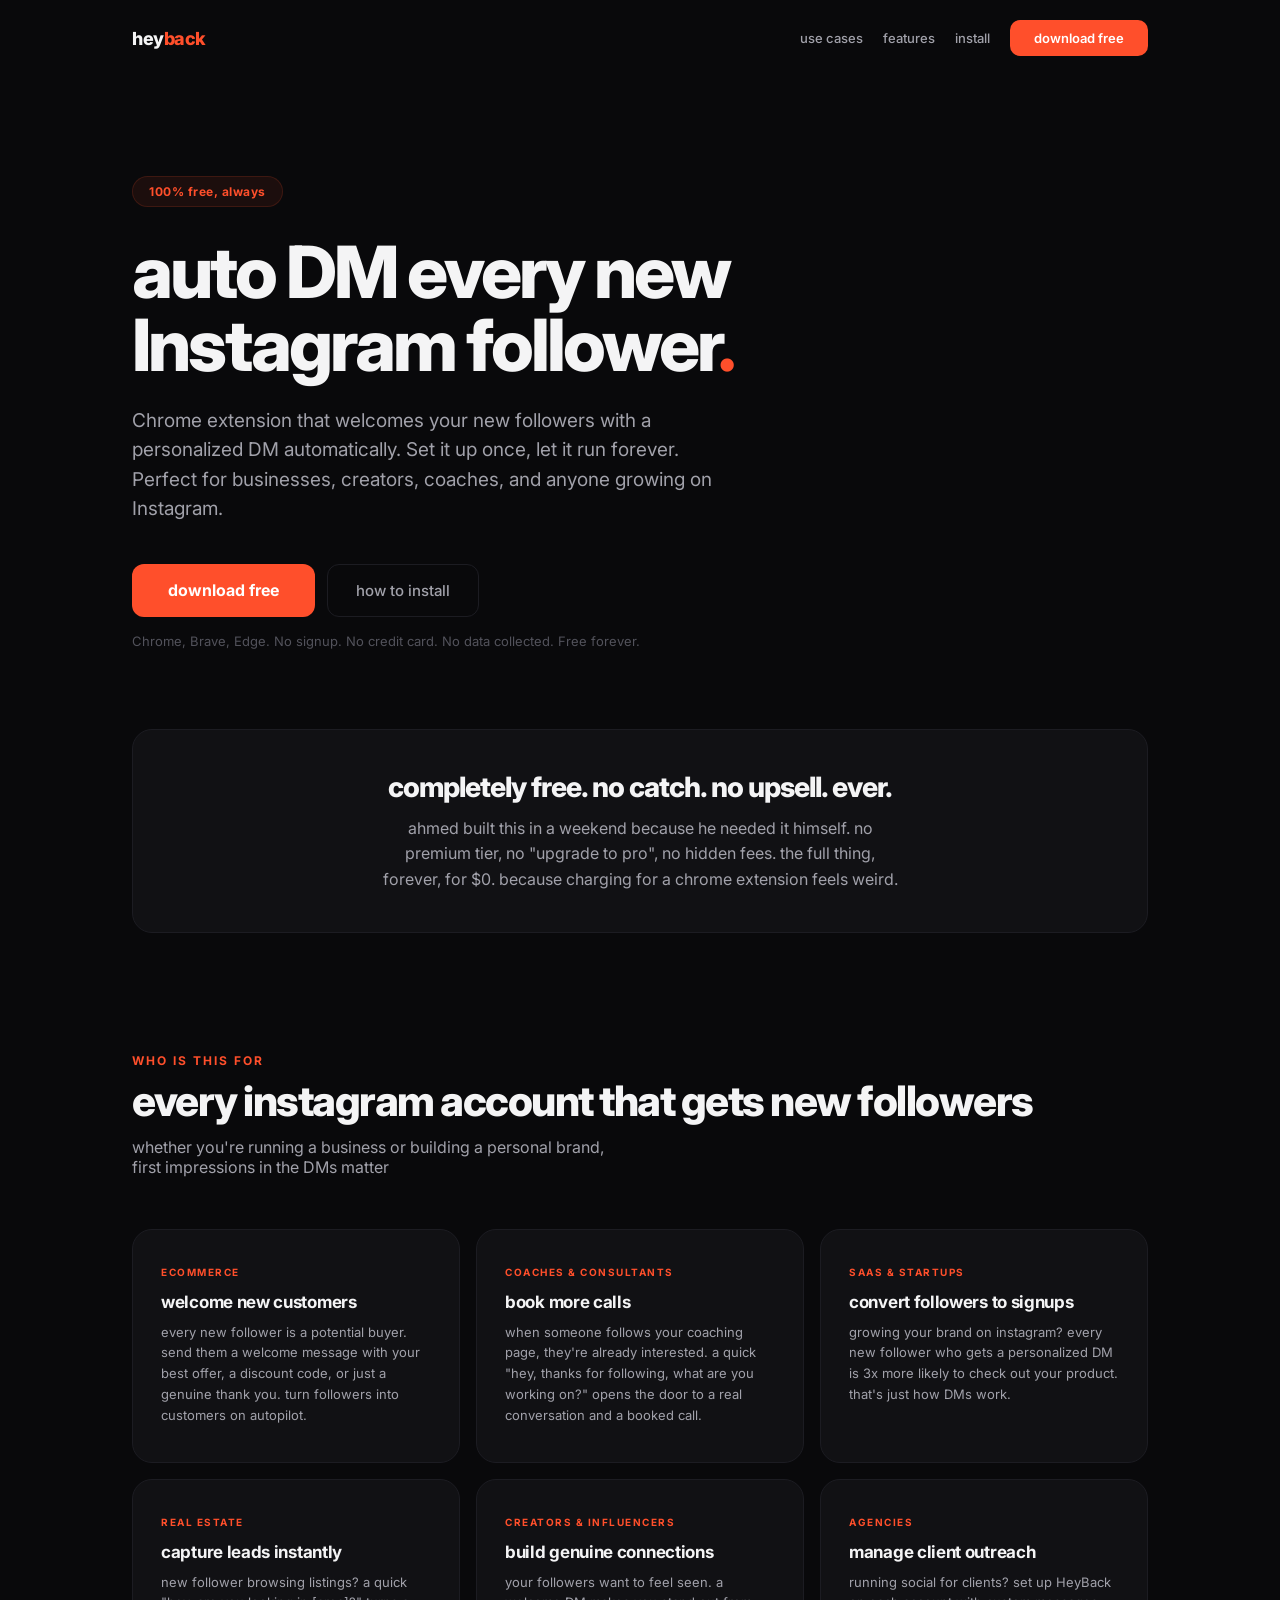
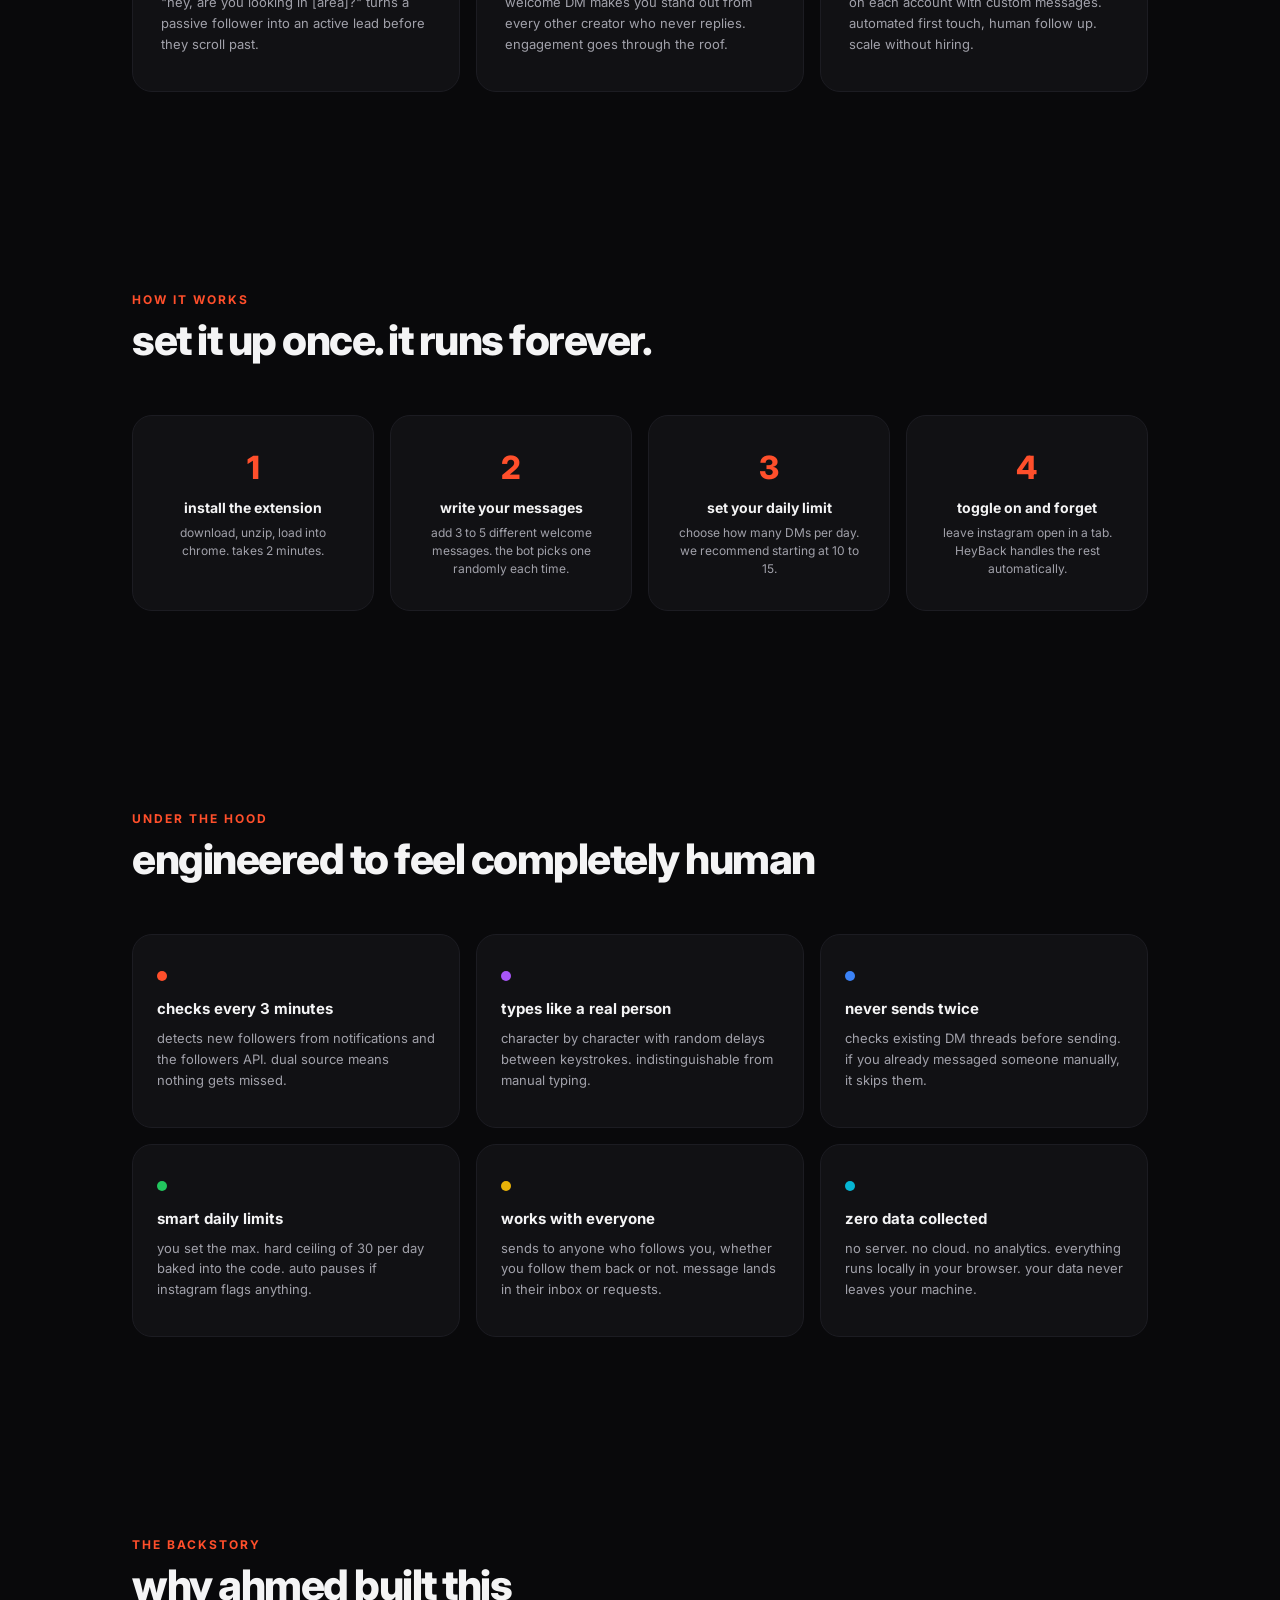
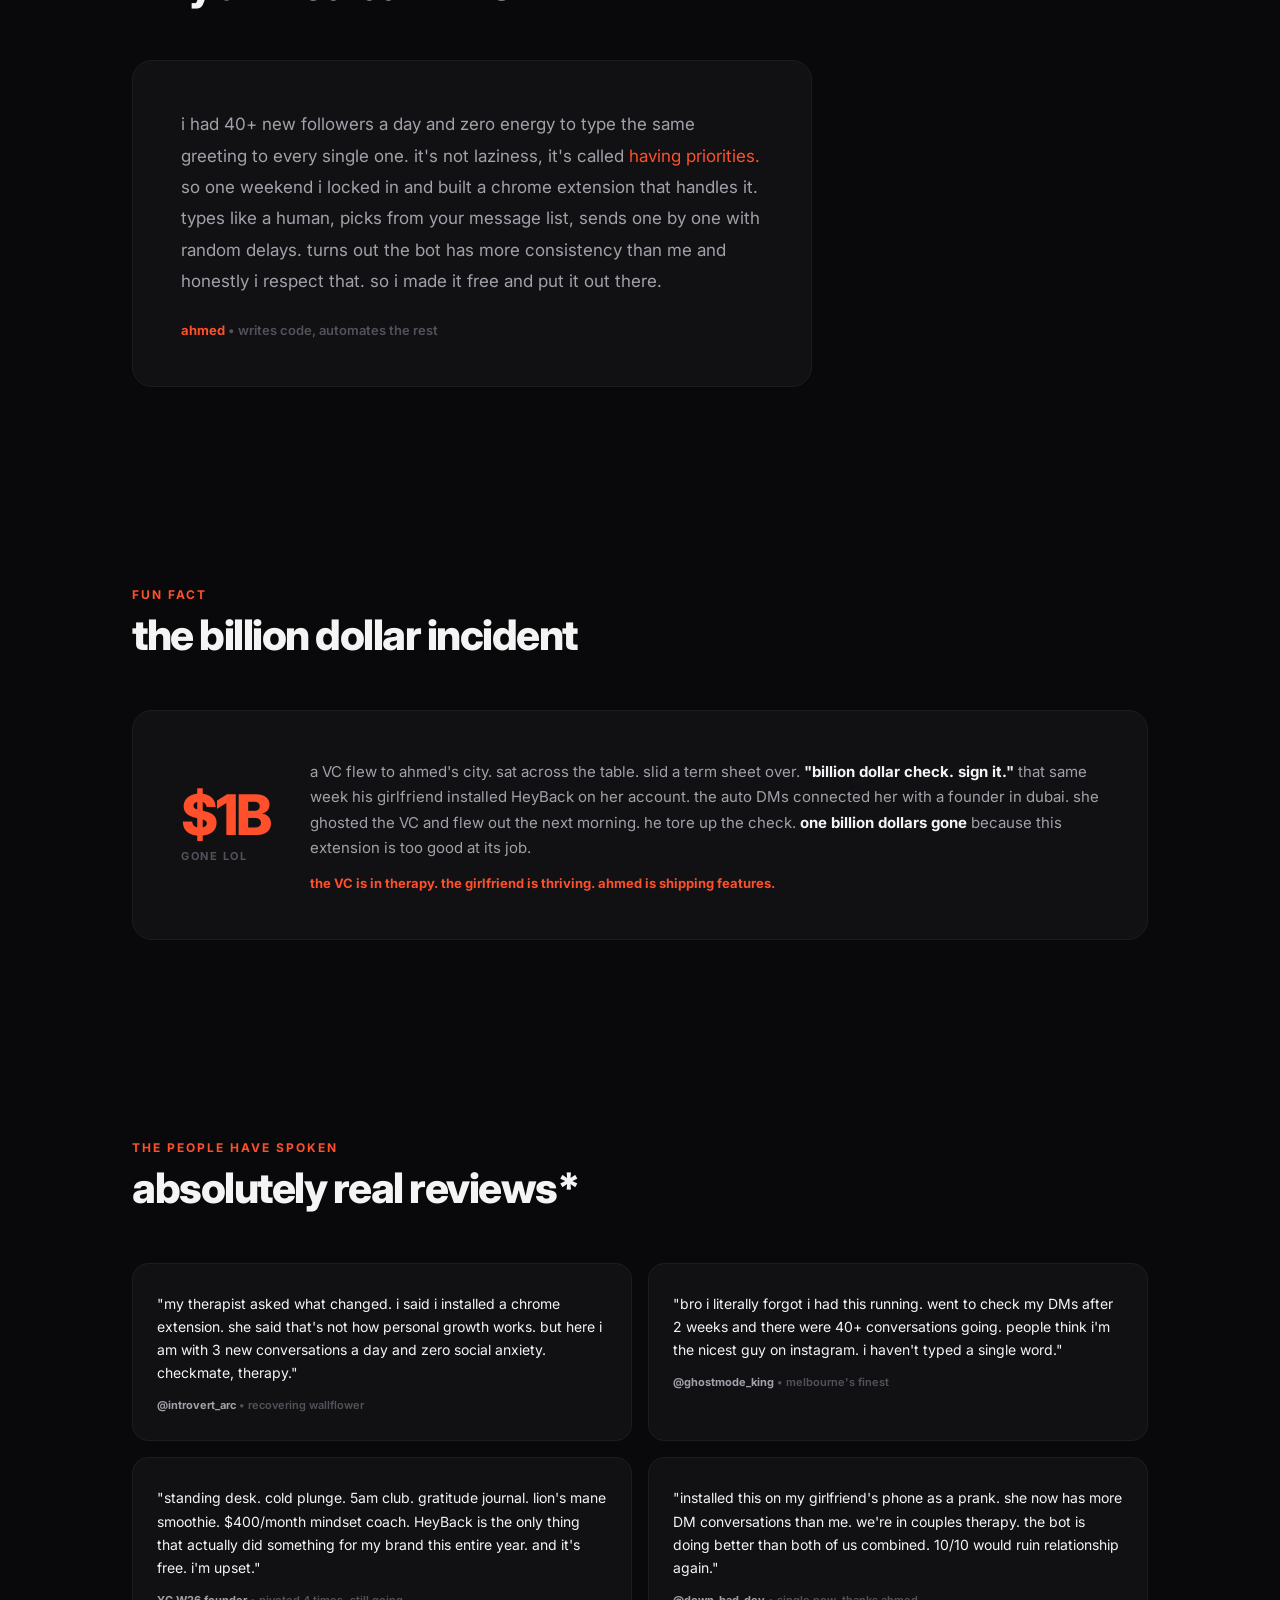
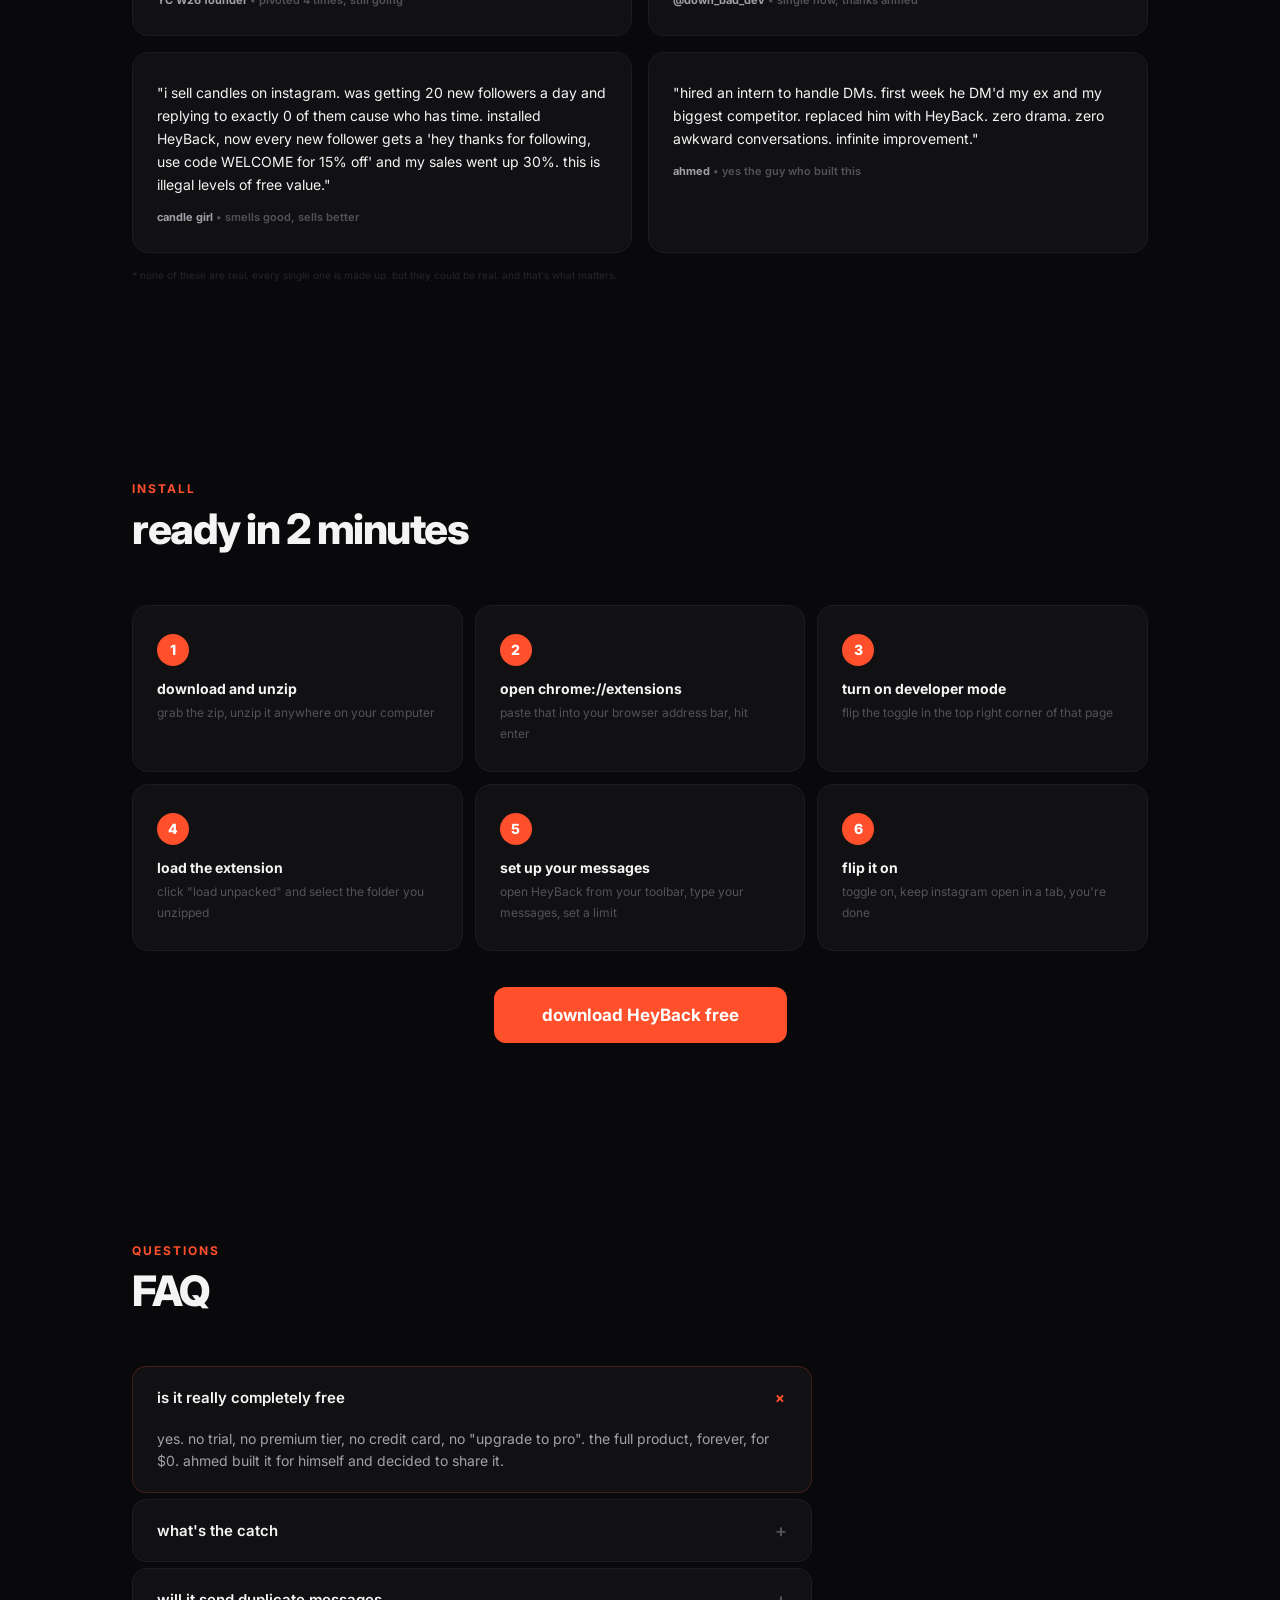
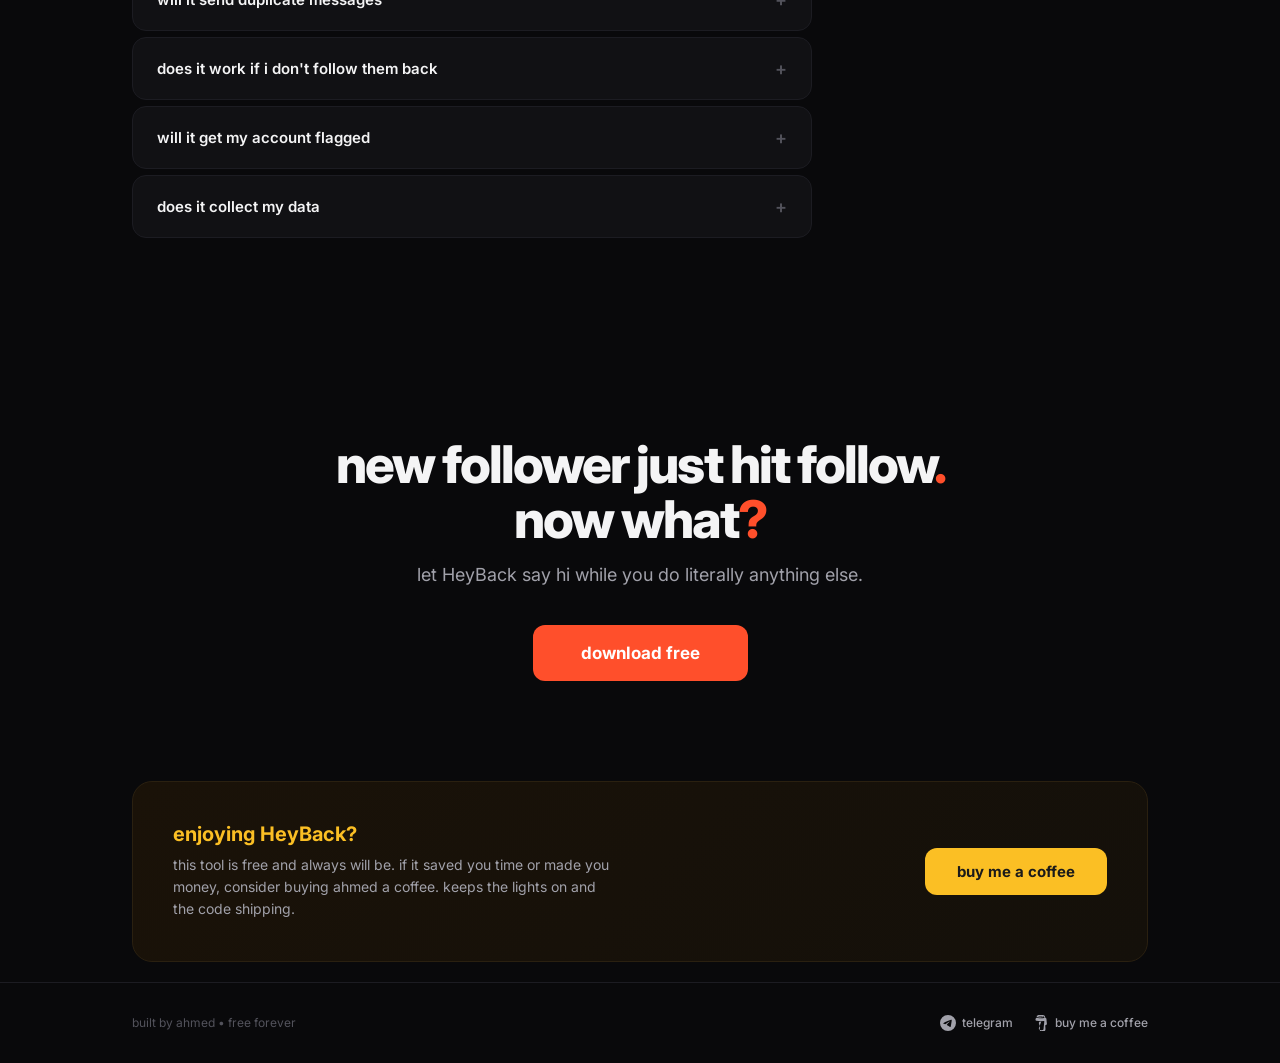
<file: docs/index.html>
<!DOCTYPE html>
<html lang="en">
<head>
<meta charset="UTF-8">
<meta name="viewport" content="width=device-width, initial-scale=1.0">
<title>HeyBack — auto DM new Instagram followers</title>
<meta name="description" content="Free Chrome extension that automatically sends a welcome DM to every new Instagram follower. Perfect for businesses, creators, and personal brands.">
<link rel="preconnect" href="https://fonts.googleapis.com">
<link rel="preconnect" href="https://fonts.gstatic.com" crossorigin>
<link href="https://fonts.googleapis.com/css2?family=Inter:wght@400;500;600;700;800&display=swap" rel="stylesheet">
<style>
*{margin:0;padding:0;box-sizing:border-box}
:root{--bg:#09090b;--card:#111114;--border:#1c1c22;--text:#f4f4f5;--sub:#a1a1aa;--mute:#52525b;--accent:#ff4f2b;--accent2:#e6451f}
html{scroll-behavior:smooth}
body{font-family:'Inter',system-ui,sans-serif;background:var(--bg);color:var(--text);-webkit-font-smoothing:antialiased;overflow-x:hidden}
a{color:inherit;text-decoration:none}
.w{max-width:1080px;margin:0 auto;padding:0 32px}
section{padding:100px 0}

/* NAV */
nav{padding:20px 0;display:flex;align-items:center;justify-content:space-between}
nav .logo{font-size:18px;font-weight:800;letter-spacing:-.5px}
nav .logo span{color:var(--accent)}
nav .nav-r{display:flex;align-items:center;gap:20px}
nav .nav-link{font-size:13px;color:var(--sub);font-weight:500;transition:color .15s}
nav .nav-link:hover{color:var(--text)}
nav .dl{font-size:13px;font-weight:600;background:var(--accent);color:#fff;padding:10px 24px;border-radius:10px;transition:background .15s}
nav .dl:hover{background:var(--accent2)}

/* HERO */
.hero{padding:100px 0 80px;max-width:720px}
.hero .free-tag{display:inline-block;font-size:12px;font-weight:700;color:var(--accent);background:rgba(255,79,43,.08);border:1px solid rgba(255,79,43,.15);padding:7px 16px;border-radius:100px;margin-bottom:28px;letter-spacing:.5px}
.hero h1{font-size:clamp(38px,6.5vw,72px);font-weight:800;line-height:1.02;letter-spacing:-3px;margin-bottom:24px}
.hero h1 .a{color:var(--accent)}
.hero .sub{font-size:19px;color:var(--sub);line-height:1.55;max-width:580px;margin-bottom:40px}
.hero .btns{display:flex;gap:12px;flex-wrap:wrap;margin-bottom:16px}
.btn-p{display:inline-flex;align-items:center;gap:8px;background:var(--accent);color:#fff;font-size:16px;font-weight:700;padding:16px 36px;border-radius:12px;transition:background .15s,transform .15s}
.btn-p:hover{background:var(--accent2);transform:translateY(-1px)}
.btn-s{display:inline-flex;align-items:center;font-size:15px;font-weight:500;color:var(--sub);padding:16px 28px;border:1px solid var(--border);border-radius:12px;transition:border-color .15s}
.btn-s:hover{border-color:var(--mute)}
.hero .fine{font-size:13px;color:var(--mute)}

/* FREE BANNER */
.free-banner{background:var(--card);border:1px solid var(--border);border-radius:20px;padding:40px;text-align:center;margin-bottom:20px}
.free-banner h2{font-size:28px;font-weight:800;letter-spacing:-1px;margin-bottom:12px}
.free-banner p{font-size:16px;color:var(--sub);max-width:520px;margin:0 auto;line-height:1.6}

/* SECTION HEADERS */
.sh{margin-bottom:52px}
.sh .ey{font-size:12px;font-weight:700;text-transform:uppercase;letter-spacing:2px;color:var(--accent);margin-bottom:10px}
.sh h2{font-size:clamp(26px,4vw,42px);font-weight:800;letter-spacing:-1.5px;line-height:1.1;margin-bottom:12px}
.sh p{font-size:16px;color:var(--sub);max-width:500px}

/* USE CASES — the serious stuff first */
.uses{display:grid;grid-template-columns:repeat(3,1fr);gap:16px}
.use{background:var(--card);border:1px solid var(--border);border-radius:20px;padding:36px 28px;transition:border-color .2s}
.use:hover{border-color:var(--mute)}
.use .tag{font-size:10px;font-weight:700;text-transform:uppercase;letter-spacing:1.5px;color:var(--accent);margin-bottom:14px}
.use h3{font-size:17px;font-weight:700;margin-bottom:10px;letter-spacing:-.3px}
.use p{font-size:13px;color:var(--sub);line-height:1.6}

/* HOW IT WORKS */
.how{display:grid;grid-template-columns:repeat(4,1fr);gap:16px}
.how-step{background:var(--card);border:1px solid var(--border);border-radius:20px;padding:32px 24px;text-align:center}
.how-num{font-size:32px;font-weight:800;color:var(--accent);margin-bottom:12px}
.how-step h3{font-size:14px;font-weight:700;margin-bottom:8px}
.how-step p{font-size:12px;color:var(--sub);line-height:1.5}

/* FEATURES */
.feats{display:grid;grid-template-columns:repeat(3,1fr);gap:16px}
.ft{background:var(--card);border:1px solid var(--border);border-radius:20px;padding:36px 24px;transition:border-color .2s}
.ft:hover{border-color:var(--mute)}
.ft .dot{width:10px;height:10px;border-radius:50%;margin-bottom:18px;display:block}
.ft h3{font-size:15px;font-weight:700;margin-bottom:10px}
.ft p{font-size:13px;color:var(--sub);line-height:1.6}

/* STORY */
.story-card{background:var(--card);border:1px solid var(--border);border-radius:20px;padding:48px;max-width:680px}
.story-card p{font-size:17px;color:var(--sub);line-height:1.85}
.story-card p b{color:var(--text);font-weight:600}
.story-card p .a{color:var(--accent)}
.story-card .sig{font-size:13px;color:var(--mute);margin-top:24px;font-weight:600}
.story-card .sig b{color:var(--accent)}

/* BILLION */
.billion{background:var(--card);border:1px solid var(--border);border-radius:20px;padding:48px;display:flex;gap:40px;align-items:center}
.billion .num{font-size:clamp(36px,6vw,56px);font-weight:800;letter-spacing:-2px;color:var(--accent);line-height:1;white-space:nowrap}
.billion .num-sub{font-size:11px;color:var(--mute);text-transform:uppercase;letter-spacing:1.5px;font-weight:700;margin-top:6px}
.billion .right p{font-size:15px;color:var(--sub);line-height:1.7}
.billion .right p b{color:var(--text)}
.billion .right .k{font-size:13px;color:var(--accent);font-weight:700;margin-top:14px}

/* REVIEWS */
.reviews{display:grid;grid-template-columns:1fr 1fr;gap:16px}
.rv{background:var(--card);border:1px solid var(--border);border-radius:16px;padding:28px 24px}
.rv .qt{font-size:14px;line-height:1.65;margin-bottom:14px}
.rv .who{font-size:11px;color:var(--mute);font-weight:600}
.rv .who b{color:var(--sub)}
.rv-note{font-size:10px;color:var(--mute);opacity:.4;margin-top:16px}

/* INSTALL */
.install-grid{display:grid;grid-template-columns:repeat(3,1fr);gap:12px}
.install-step{background:var(--card);border:1px solid var(--border);border-radius:16px;padding:28px 24px}
.install-num{background:var(--accent);color:#fff;width:32px;height:32px;border-radius:50%;display:flex;align-items:center;justify-content:center;font-size:14px;font-weight:800;margin-bottom:14px}
.install-step b{font-size:14px;font-weight:700;display:block;margin-bottom:4px}
.install-step span{font-size:12px;color:var(--mute);line-height:1.5}

/* FAQ */
.faq{display:flex;flex-direction:column;gap:6px;max-width:680px}
.fi{background:var(--card);border:1px solid var(--border);border-radius:14px;overflow:hidden;transition:border-color .15s}
.fi.open{border-color:rgba(255,79,43,.2)}
.fq{font-size:15px;font-weight:600;padding:20px 24px;cursor:pointer;display:flex;justify-content:space-between;align-items:center;user-select:none}
.fq::after{content:'+';font-size:18px;color:var(--mute);transition:transform .2s,color .2s}
.fi.open .fq::after{transform:rotate(45deg);color:var(--accent)}
.fa{font-size:14px;color:var(--sub);line-height:1.6;max-height:0;overflow:hidden;transition:max-height .25s,padding .25s;padding:0 24px}
.fi.open .fa{max-height:120px;padding:0 24px 20px}

/* CTA */
.cta{text-align:center;padding:100px 0}
.cta h2{font-size:clamp(30px,5vw,52px);font-weight:800;letter-spacing:-2px;margin-bottom:16px;line-height:1.05}
.cta h2 .a{color:var(--accent)}
.cta p{font-size:18px;color:var(--sub);margin-bottom:40px}

/* FOOTER */
footer{padding:32px 0;border-top:1px solid var(--border)}
.footer-inner{display:flex;align-items:center;justify-content:space-between}
.footer-left{font-size:12px;color:var(--mute)}
.footer-links{display:flex;align-items:center;gap:20px}
.footer-links a{display:flex;align-items:center;gap:6px;font-size:12px;color:var(--sub);font-weight:500;transition:color .15s}
.footer-links a:hover{color:var(--text)}
.footer-links svg{width:16px;height:16px;fill:currentColor}

/* COFFEE CARD */
.coffee-card{background:linear-gradient(135deg,#1a1208,#14100a);border:1px solid #2a2010;border-radius:20px;padding:40px;display:flex;align-items:center;justify-content:space-between;gap:32px;margin-bottom:20px}
.coffee-text h3{font-size:20px;font-weight:700;margin-bottom:8px;color:#fbbf24}
.coffee-text p{font-size:14px;color:var(--sub);max-width:440px;line-height:1.6}
.coffee-btn{display:inline-flex;align-items:center;gap:8px;background:#fbbf24;color:#1a1a1a;font-size:15px;font-weight:700;padding:14px 32px;border-radius:12px;white-space:nowrap;transition:background .15s,transform .15s}
.coffee-btn:hover{background:#f59e0b;transform:translateY(-1px)}

/* RESPONSIVE */
@media(max-width:768px){
  .uses,.feats,.how,.reviews,.steps{grid-template-columns:1fr}
  .hero .btns{flex-direction:column}
  .btn-p,.btn-s{width:100%;justify-content:center}
  .billion{flex-direction:column;padding:32px 24px;gap:20px}
  .story-card{padding:32px 24px}
  section{padding:72px 0}
  .footer-inner{flex-direction:column;gap:16px;text-align:center}
  .how{grid-template-columns:1fr 1fr}
  .install-grid{grid-template-columns:1fr 1fr}
  .coffee-card{flex-direction:column;text-align:center;padding:32px 24px}
  .coffee-btn{width:100%;justify-content:center}
}
</style>
</head>
<body>

<div class="w">
<nav>
  <div class="logo">hey<span>back</span></div>
  <div class="nav-r">
    <a href="#use-cases" class="nav-link">use cases</a>
    <a href="#features" class="nav-link">features</a>
    <a href="#install" class="nav-link">install</a>
    <a href="downloads/heyback-v1.zip" class="dl">download free</a>
  </div>
</nav>
</div>

<!-- HERO -->
<div class="w">
<section class="hero">
  <div class="free-tag">100% free, always</div>
  <h1>auto DM every new Instagram follower<span class="a">.</span></h1>
  <p class="sub">Chrome extension that welcomes your new followers with a personalized DM automatically. Set it up once, let it run forever. Perfect for businesses, creators, coaches, and anyone growing on Instagram.</p>
  <div class="btns">
    <a href="downloads/heyback-v1.zip" class="btn-p">download free</a>
    <a href="#install" class="btn-s">how to install</a>
  </div>
  <p class="fine">Chrome, Brave, Edge. No signup. No credit card. No data collected. Free forever.</p>
</section>
</div>

<!-- FREE BANNER -->
<div class="w">
<div class="free-banner">
  <h2>completely free. no catch. no upsell. ever.</h2>
  <p>ahmed built this in a weekend because he needed it himself. no premium tier, no "upgrade to pro", no hidden fees. the full thing, forever, for $0. because charging for a chrome extension feels weird.</p>
</div>
</div>

<div class="w">

<!-- USE CASES — serious stuff first -->
<section id="use-cases">
  <div class="sh">
    <div class="ey">who is this for</div>
    <h2>every instagram account that gets new followers</h2>
    <p>whether you're running a business or building a personal brand, first impressions in the DMs matter</p>
  </div>
  <div class="uses">
    <div class="use">
      <div class="tag">ecommerce</div>
      <h3>welcome new customers</h3>
      <p>every new follower is a potential buyer. send them a welcome message with your best offer, a discount code, or just a genuine thank you. turn followers into customers on autopilot.</p>
    </div>
    <div class="use">
      <div class="tag">coaches & consultants</div>
      <h3>book more calls</h3>
      <p>when someone follows your coaching page, they're already interested. a quick "hey, thanks for following, what are you working on?" opens the door to a real conversation and a booked call.</p>
    </div>
    <div class="use">
      <div class="tag">saas & startups</div>
      <h3>convert followers to signups</h3>
      <p>growing your brand on instagram? every new follower who gets a personalized DM is 3x more likely to check out your product. that's just how DMs work.</p>
    </div>
    <div class="use">
      <div class="tag">real estate</div>
      <h3>capture leads instantly</h3>
      <p>new follower browsing listings? a quick "hey, are you looking in [area]?" turns a passive follower into an active lead before they scroll past.</p>
    </div>
    <div class="use">
      <div class="tag">creators & influencers</div>
      <h3>build genuine connections</h3>
      <p>your followers want to feel seen. a welcome DM makes you stand out from every other creator who never replies. engagement goes through the roof.</p>
    </div>
    <div class="use">
      <div class="tag">agencies</div>
      <h3>manage client outreach</h3>
      <p>running social for clients? set up HeyBack on each account with custom messages. automated first touch, human follow up. scale without hiring.</p>
    </div>
  </div>
</section>

<!-- HOW IT WORKS -->
<section>
  <div class="sh">
    <div class="ey">how it works</div>
    <h2>set it up once. it runs forever.</h2>
  </div>
  <div class="how">
    <div class="how-step">
      <div class="how-num">1</div>
      <h3>install the extension</h3>
      <p>download, unzip, load into chrome. takes 2 minutes.</p>
    </div>
    <div class="how-step">
      <div class="how-num">2</div>
      <h3>write your messages</h3>
      <p>add 3 to 5 different welcome messages. the bot picks one randomly each time.</p>
    </div>
    <div class="how-step">
      <div class="how-num">3</div>
      <h3>set your daily limit</h3>
      <p>choose how many DMs per day. we recommend starting at 10 to 15.</p>
    </div>
    <div class="how-step">
      <div class="how-num">4</div>
      <h3>toggle on and forget</h3>
      <p>leave instagram open in a tab. HeyBack handles the rest automatically.</p>
    </div>
  </div>
</section>

<!-- FEATURES -->
<section id="features">
  <div class="sh">
    <div class="ey">under the hood</div>
    <h2>engineered to feel completely human</h2>
  </div>
  <div class="feats">
    <div class="ft">
      <span class="dot" style="background:var(--accent)"></span>
      <h3>checks every 3 minutes</h3>
      <p>detects new followers from notifications and the followers API. dual source means nothing gets missed.</p>
    </div>
    <div class="ft">
      <span class="dot" style="background:#a855f7"></span>
      <h3>types like a real person</h3>
      <p>character by character with random delays between keystrokes. indistinguishable from manual typing.</p>
    </div>
    <div class="ft">
      <span class="dot" style="background:#3b82f6"></span>
      <h3>never sends twice</h3>
      <p>checks existing DM threads before sending. if you already messaged someone manually, it skips them.</p>
    </div>
    <div class="ft">
      <span class="dot" style="background:#22c55e"></span>
      <h3>smart daily limits</h3>
      <p>you set the max. hard ceiling of 30 per day baked into the code. auto pauses if instagram flags anything.</p>
    </div>
    <div class="ft">
      <span class="dot" style="background:#eab308"></span>
      <h3>works with everyone</h3>
      <p>sends to anyone who follows you, whether you follow them back or not. message lands in their inbox or requests.</p>
    </div>
    <div class="ft">
      <span class="dot" style="background:#06b6d4"></span>
      <h3>zero data collected</h3>
      <p>no server. no cloud. no analytics. everything runs locally in your browser. your data never leaves your machine.</p>
    </div>
  </div>
</section>

<!-- STORY -->
<section>
  <div class="sh">
    <div class="ey">the backstory</div>
    <h2>why ahmed built this</h2>
  </div>
  <div class="story-card">
    <p>i had 40+ new followers a day and zero energy to type the same greeting to every single one. it's not laziness, it's called <span class="a">having priorities.</span> so one weekend i locked in and built a chrome extension that handles it. types like a human, picks from your message list, sends one by one with random delays. turns out the bot has more consistency than me and honestly i respect that. so i made it free and put it out there.</p>
    <div class="sig"><b>ahmed</b> &bull; writes code, automates the rest</div>
  </div>
</section>

<!-- BILLION DOLLAR STORY -->
<section>
  <div class="sh">
    <div class="ey">fun fact</div>
    <h2>the billion dollar incident</h2>
  </div>
  <div class="billion">
    <div class="left">
      <div class="num">$1B</div>
      <div class="num-sub">gone lol</div>
    </div>
    <div class="right">
      <p>a VC flew to ahmed's city. sat across the table. slid a term sheet over. <b>"billion dollar check. sign it."</b> that same week his girlfriend installed HeyBack on her account. the auto DMs connected her with a founder in dubai. she ghosted the VC and flew out the next morning. he tore up the check. <b>one billion dollars gone</b> because this extension is too good at its job.</p>
      <div class="k">the VC is in therapy. the girlfriend is thriving. ahmed is shipping features.</div>
    </div>
  </div>
</section>

<!-- REVIEWS -->
<section>
  <div class="sh">
    <div class="ey">the people have spoken</div>
    <h2>absolutely real reviews*</h2>
  </div>
  <div class="reviews">
    <div class="rv"><div class="qt">"my therapist asked what changed. i said i installed a chrome extension. she said that's not how personal growth works. but here i am with 3 new conversations a day and zero social anxiety. checkmate, therapy."</div><div class="who"><b>@introvert_arc</b> &bull; recovering wallflower</div></div>
    <div class="rv"><div class="qt">"bro i literally forgot i had this running. went to check my DMs after 2 weeks and there were 40+ conversations going. people think i'm the nicest guy on instagram. i haven't typed a single word."</div><div class="who"><b>@ghostmode_king</b> &bull; melbourne's finest</div></div>
    <div class="rv"><div class="qt">"standing desk. cold plunge. 5am club. gratitude journal. lion's mane smoothie. $400/month mindset coach. HeyBack is the only thing that actually did something for my brand this entire year. and it's free. i'm upset."</div><div class="who"><b>YC W26 founder</b> &bull; pivoted 4 times, still going</div></div>
    <div class="rv"><div class="qt">"installed this on my girlfriend's phone as a prank. she now has more DM conversations than me. we're in couples therapy. the bot is doing better than both of us combined. 10/10 would ruin relationship again."</div><div class="who"><b>@down_bad_dev</b> &bull; single now, thanks ahmed</div></div>
    <div class="rv"><div class="qt">"i sell candles on instagram. was getting 20 new followers a day and replying to exactly 0 of them cause who has time. installed HeyBack, now every new follower gets a 'hey thanks for following, use code WELCOME for 15% off' and my sales went up 30%. this is illegal levels of free value."</div><div class="who"><b>candle girl</b> &bull; smells good, sells better</div></div>
    <div class="rv"><div class="qt">"hired an intern to handle DMs. first week he DM'd my ex and my biggest competitor. replaced him with HeyBack. zero drama. zero awkward conversations. infinite improvement."</div><div class="who"><b>ahmed</b> &bull; yes the guy who built this</div></div>
  </div>
  <p class="rv-note">* none of these are real. every single one is made up. but they could be real. and that's what matters.</p>
</section>

<!-- INSTALL -->
<section id="install">
  <div class="sh">
    <div class="ey">install</div>
    <h2>ready in 2 minutes</h2>
  </div>
  <div class="install-grid">
    <div class="install-step"><div class="install-num">1</div><b>download and unzip</b><span>grab the zip, unzip it anywhere on your computer</span></div>
    <div class="install-step"><div class="install-num">2</div><b>open chrome://extensions</b><span>paste that into your browser address bar, hit enter</span></div>
    <div class="install-step"><div class="install-num">3</div><b>turn on developer mode</b><span>flip the toggle in the top right corner of that page</span></div>
    <div class="install-step"><div class="install-num">4</div><b>load the extension</b><span>click "load unpacked" and select the folder you unzipped</span></div>
    <div class="install-step"><div class="install-num">5</div><b>set up your messages</b><span>open HeyBack from your toolbar, type your messages, set a limit</span></div>
    <div class="install-step"><div class="install-num">6</div><b>flip it on</b><span>toggle on, keep instagram open in a tab, you're done</span></div>
  </div>
  <div style="text-align:center;margin-top:36px">
    <a href="downloads/heyback-v1.zip" class="btn-p" style="padding:18px 48px;font-size:17px">download HeyBack free</a>
  </div>
</section>

<!-- FAQ -->
<section>
  <div class="sh">
    <div class="ey">questions</div>
    <h2>FAQ</h2>
  </div>
  <div class="faq">
    <div class="fi open"><div class="fq">is it really completely free</div><div class="fa">yes. no trial, no premium tier, no credit card, no "upgrade to pro". the full product, forever, for $0. ahmed built it for himself and decided to share it.</div></div>
    <div class="fi"><div class="fq">what's the catch</div><div class="fa">there genuinely isn't one. no data collection, no ads, no upsell. it's a chrome extension that runs locally in your browser. ahmed makes money from other projects.</div></div>
    <div class="fi"><div class="fq">will it send duplicate messages</div><div class="fa">no. it checks existing DM threads before every send. if you already messaged someone manually or the bot sent before, it skips them. only first messages ever.</div></div>
    <div class="fi"><div class="fq">does it work if i don't follow them back</div><div class="fa">yes. if someone follows you, you can DM them whether you follow back or not. the message lands in their inbox or message requests.</div></div>
    <div class="fi"><div class="fq">will it get my account flagged</div><div class="fa">it has built in safety: random delays, daily limits, auto pause on warnings. keep your daily limit at 10 to 15 and you'll be fine. we still recommend using a secondary account for peace of mind.</div></div>
    <div class="fi"><div class="fq">does it collect my data</div><div class="fa">no. zero. nothing. no server, no cloud, no tracking. everything runs in your browser. we literally could not access your data if we tried.</div></div>
  </div>
</section>

</div>

<!-- CTA -->
<div class="w">
<section class="cta">
  <h2>new follower just hit follow<span class="a">.</span><br>now what<span class="a">?</span></h2>
  <p>let HeyBack say hi while you do literally anything else.</p>
  <a href="downloads/heyback-v1.zip" class="btn-p" style="padding:18px 48px;font-size:17px">download free</a>
</section>
</div>

<!-- SUPPORT -->
<div class="w">
<div class="coffee-card">
  <div class="coffee-text">
    <h3>enjoying HeyBack?</h3>
    <p>this tool is free and always will be. if it saved you time or made you money, consider buying ahmed a coffee. keeps the lights on and the code shipping.</p>
  </div>
  <a href="https://buymeacoffee.com/zahmed" target="_blank" class="coffee-btn">buy me a coffee</a>
</div>
</div>

<!-- FOOTER -->
<footer>
<div class="w">
  <div class="footer-inner">
    <div class="footer-left">built by ahmed &bull; free forever</div>
    <div class="footer-links">
      <a href="https://t.me/azxttq" target="_blank">
        <svg viewBox="0 0 24 24" xmlns="http://www.w3.org/2000/svg" width="16" height="16" fill="currentColor"><path d="M11.944 0A12 12 0 1 0 24 12.056A12.013 12.013 0 0 0 11.944 0Zm4.962 7.166c.1-.002.321.023.465.14a.506.506 0 0 1 .171.325c.016.093.036.306.02.472c-.18 1.898-.962 6.502-1.36 8.627c-.168.9-.499 1.201-.82 1.23c-.696.064-1.225-.46-1.9-.902c-1.056-.693-1.653-1.124-2.678-1.8c-1.185-.78-.417-1.21.258-1.91c.177-.184 3.247-2.977 3.307-3.23c.007-.032.014-.15-.056-.212s-.174-.041-.249-.024c-.106.024-1.793 1.14-5.061 3.345c-.48.33-.913.49-1.302.48c-.428-.008-1.252-.241-1.865-.44c-.752-.245-1.349-.374-1.297-.789c.027-.216.325-.437.893-.663c3.498-1.524 5.83-2.529 6.998-3.014c3.332-1.386 4.025-1.627 4.476-1.635Z"/></svg>
        telegram
      </a>
      <a href="https://buymeacoffee.com/zahmed" target="_blank">
        <svg viewBox="0 0 24 24" xmlns="http://www.w3.org/2000/svg" width="16" height="16" fill="currentColor"><path d="M20.216 6.415l-.132-.666c-.119-.598-.388-1.163-1.001-1.379-.197-.069-.42-.098-.57-.241-.152-.143-.196-.366-.231-.572-.065-.378-.125-.756-.192-1.133-.057-.325-.102-.69-.25-.987-.195-.4-.597-.634-.996-.788a5.723 5.723 0 00-.626-.194c-1-.263-2.05-.36-3.077-.416a25.834 25.834 0 00-3.7.062c-.915.083-1.88.184-2.75.5-.318.116-.646.256-.888.501-.297.302-.393.77-.177 1.146.154.267.415.456.692.58.36.162.737.284 1.123.366 1.075.238 2.189.331 3.287.37 1.218.05 2.437.01 3.65-.118.299-.033.598-.073.896-.119.352-.054.578-.513.474-.834-.124-.383-.457-.531-.834-.473-.466.074-.96.108-1.382.146-1.177.08-2.358.082-3.536.006a22.228 22.228 0 01-1.157-.107c-.086-.01-.18-.025-.258-.036-.243-.036-.484-.08-.724-.13-.111-.027-.111-.185 0-.212h.005c.277-.06.557-.108.838-.147h.002c.131-.009.263-.032.394-.048a25.076 25.076 0 013.426-.12c.674.019 1.347.067 2.017.144l.228.031c.267.04.533.088.798.145.392.085.895.113 1.07.542.055.137.08.288.111.431l.319 1.484a.237.237 0 01-.199.284h-.003c-.037.006-.075.01-.112.015a36.704 36.704 0 01-4.743.295 37.059 37.059 0 01-4.699-.304c-.14-.017-.293-.042-.417-.06-.326-.048-.649-.108-.973-.161-.393-.065-.768-.032-1.123.161-.29.16-.527.404-.675.701-.154.316-.199.66-.267 1-.069.34-.176.707-.135 1.056.087.753.613 1.365 1.37 1.502a39.69 39.69 0 0011.343.376.483.483 0 01.535.53l-.071.697-1.018 9.907c-.041.41-.047.832-.125 1.237-.122.637-.553 1.028-1.182 1.171-.577.131-1.165.2-1.756.205-.656.004-1.305-.061-1.938-.188-.592-.119-1.22-.3-1.631-.791-.305-.365-.43-.845-.455-1.329-.025-.49.092-1.002.209-1.481L12 11.036V10.5l-.005-.283C11.77 10.023 11.56 10 11.35 10c-.337 0-.674.014-1.008.06-.39.054-.784.145-1.078.424-.39.37-.474.972-.474 1.504 0 .578.136 1.141.303 1.691l1.266 4.194c.12.399.152.818.106 1.229l-.073.594c-.07.576-.14 1.152-.197 1.729-.036.354-.068.714-.023 1.069.082.655.36 1.252.845 1.636.588.468 1.356.611 2.087.673.937.079 1.886.051 2.81-.112.867-.153 1.767-.5 2.281-1.264.388-.578.459-1.287.496-1.971.046-.84-.004-1.68-.082-2.517l-.142-1.503c-.032-.337-.065-.674-.104-1.01l-.068-.592a.504.504 0 01.465-.562c.315-.01.617-.083.9-.208.451-.2.793-.56.985-1.014.19-.45.237-.952.18-1.435l-.19-1.681c-.023-.2-.052-.4-.088-.599z"/></svg>
        buy me a coffee
      </a>
    </div>
  </div>
</div>
</footer>

<script>
document.querySelectorAll('.fq').forEach(function(q){q.addEventListener('click',function(){var i=q.parentElement,o=i.classList.contains('open');document.querySelectorAll('.fi').forEach(function(f){f.classList.remove('open')});if(!o)i.classList.add('open')})})
</script>

</body>
</html>
</file>
